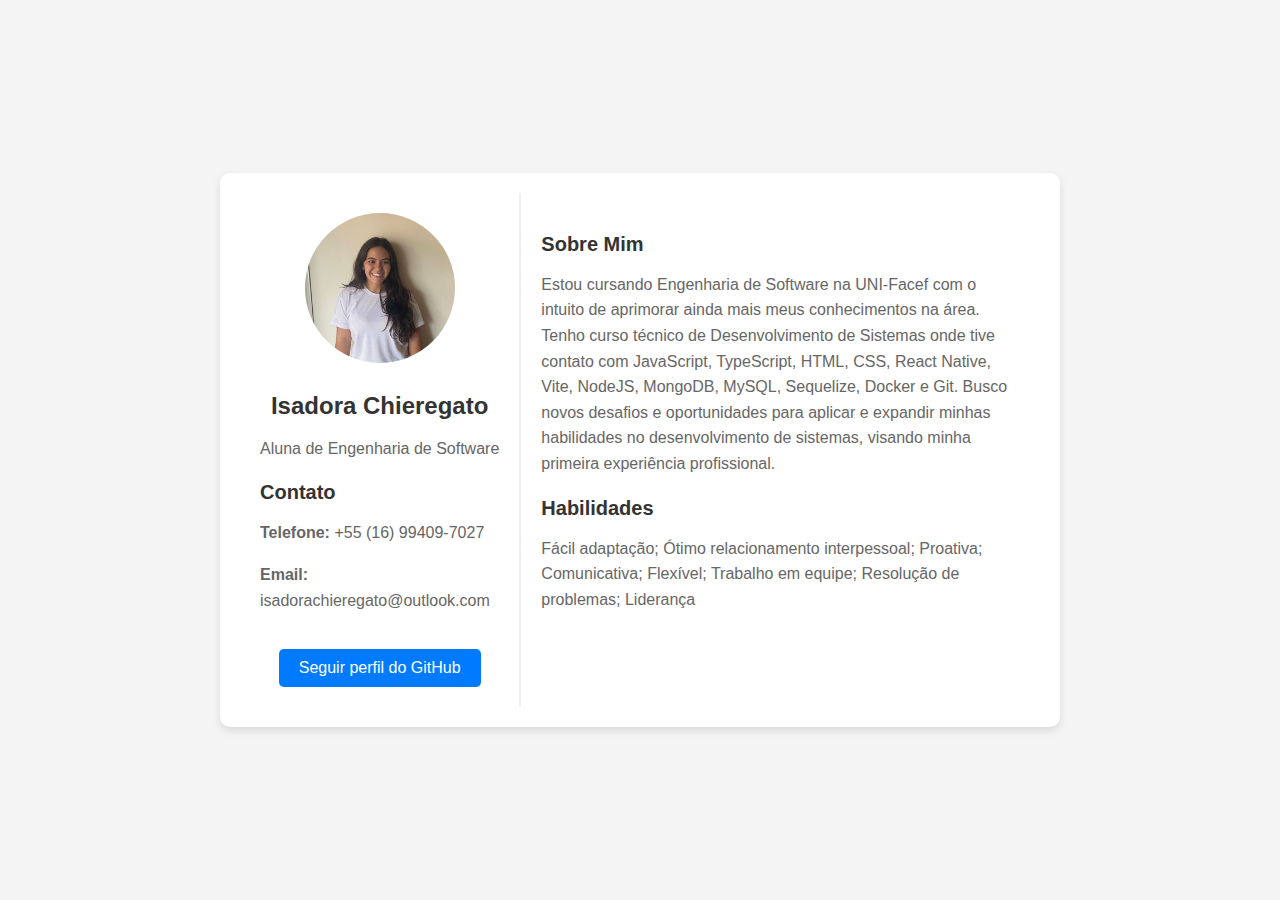
<file: aula1_html/index.html>
<!DOCTYPE html>
<html lang="pt-br">
<head>
    <meta charset="UTF-8">
    <meta name="viewport" content="width=device-width, initial-scale=1.0">
    <script src="scripts.js"></script>
    <link rel="stylesheet" href="style.css">
    <title>Profile Card</title>
</head>
<body>
    <div class="main-container">
        <!-- Container da foto, nome e contato -->
        <div class="left-container">
            <img src="./Isadora.jpg" class="profile-img" alt="Foto de Isadora Chieregato"/>
            <h2>Isadora Chieregato</h2>
            <p>Aluna de Engenharia de Software</p>
            
            <div class="contact-section">
                <h3>Contato</h3>
                <p><strong>Telefone:</strong> +55 (16) 99409-7027</p>
                <p><strong>Email:</strong> isadorachieregato@outlook.com</p>
            </div>

            <button onclick="showMessage()">Seguir perfil do GitHub</button>
        </div>

        <!-- Container das informações detalhadas -->
        <div class="right-container">
            <div class="info-section">
                <h3>Sobre Mim</h3>
                <p>
                    Estou cursando Engenharia de Software na UNI-Facef com o intuito de aprimorar ainda mais meus conhecimentos na área.
                    Tenho curso técnico de Desenvolvimento de Sistemas onde tive contato com JavaScript, TypeScript, HTML, CSS, React Native, Vite, NodeJS, MongoDB, MySQL, Sequelize, Docker e Git.
                    Busco novos desafios e oportunidades para aplicar e expandir minhas habilidades no desenvolvimento de sistemas, visando minha primeira experiência profissional.
                </p>
                <h3>Habilidades </h3>
                <p>
                    Fácil adaptação;
                    Ótimo relacionamento interpessoal;
                    Proativa;
                    Comunicativa;
                    Flexível;
                    Trabalho em equipe;
                    Resolução de problemas;
                    Liderança
            </div>
        </div>
    </div>
</body>
</html>
</file>
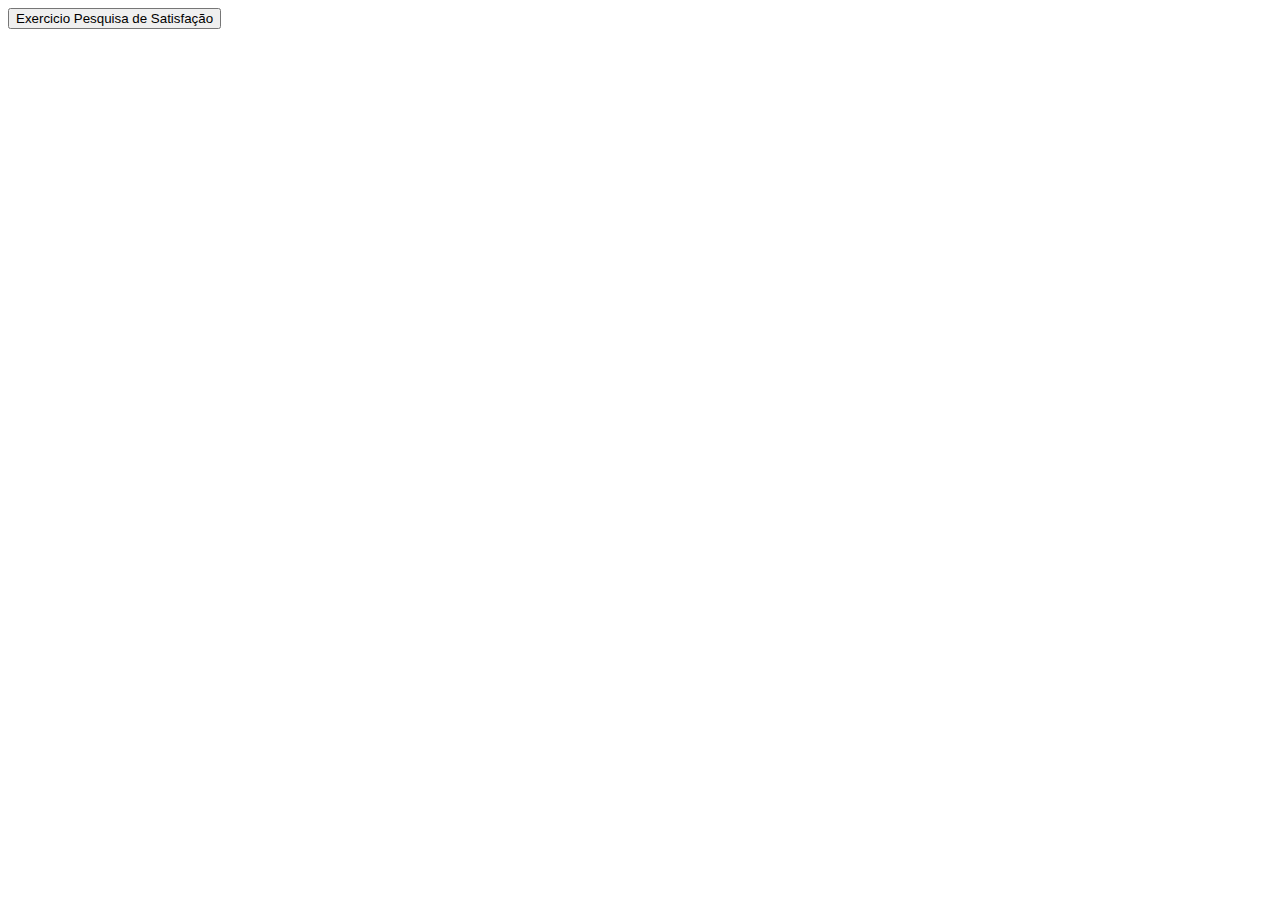
<file: estrut_repet/index.html>
<!DOCTYPE html>
<html lang="en">
    <head>
        <meta charset="UTF-8">
        <meta name="viewport" content="width=device-width, initial-scale=1.0">
        <title>Caminho para exercicios </title>
        <script src="pesquisaSatisfacao.js"> </script>
    </head>
    <body>
        <div>
            <button type="button" onClick="pesquisaSatisfação()"> 
                Exercicio Pesquisa de Satisfação 
            </button>
        </div>
    </body>
</html>
</file>
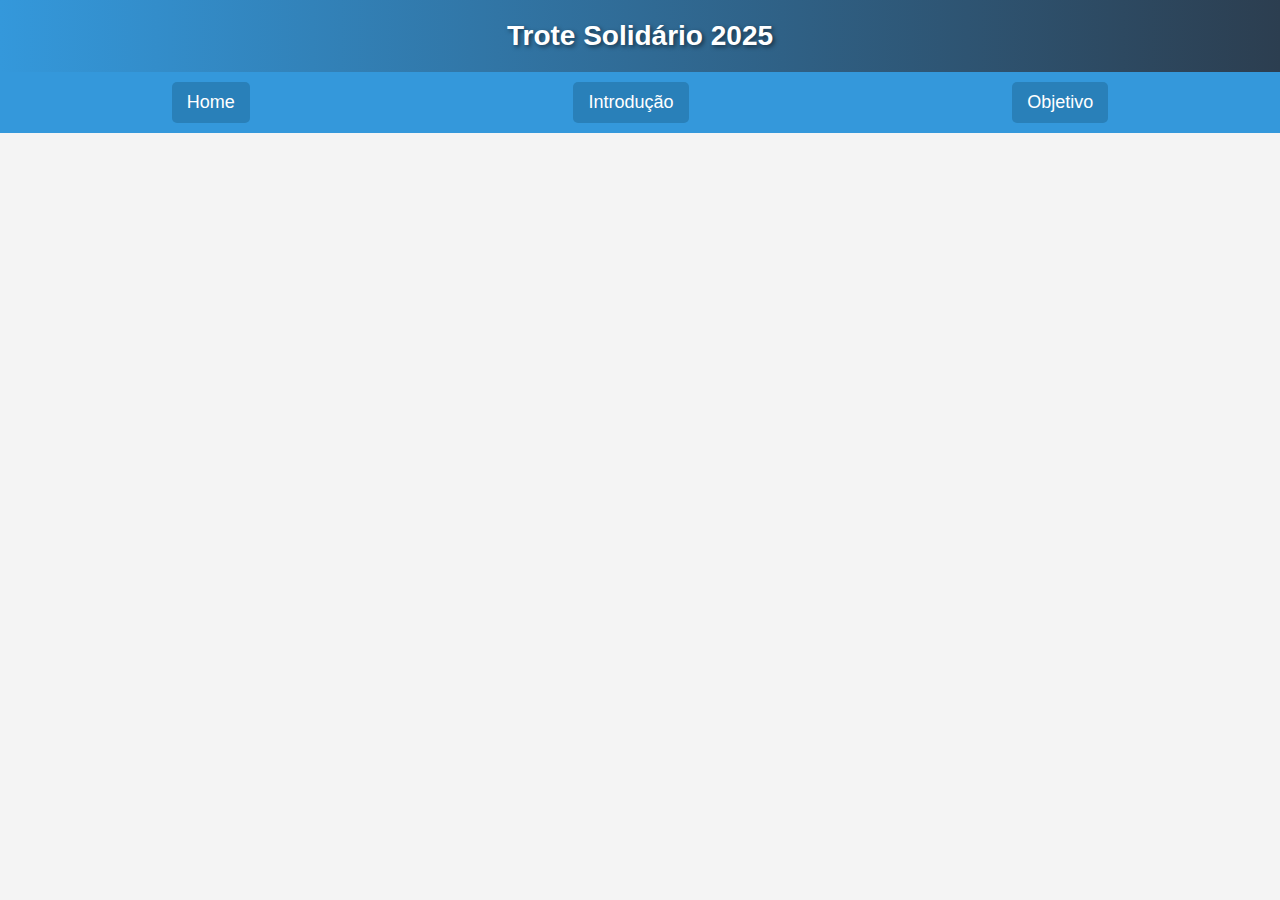
<file: trotesolidario/index.html>
<!DOCTYPE html>
<html lang="pt-br">
    <head>
        <meta charset="UTF-8">
        <meta name="viewport" content="width=device-width, initial-scale=1.0">
        <title>Trote Solidário Uni-FACEF</title>
        <link rel="stylesheet" href="styles.css"/>  
    </head>
<body>
    <header>
        Trote Solidário 2025
    </header>
    <nav>
        <div id="links-menu">
            <a href="">Home</a>
            <a href="">Introdução</a>
            <a href="">Objetivo</a>

        </div>
    </nav>
</body>
</html>
</file>
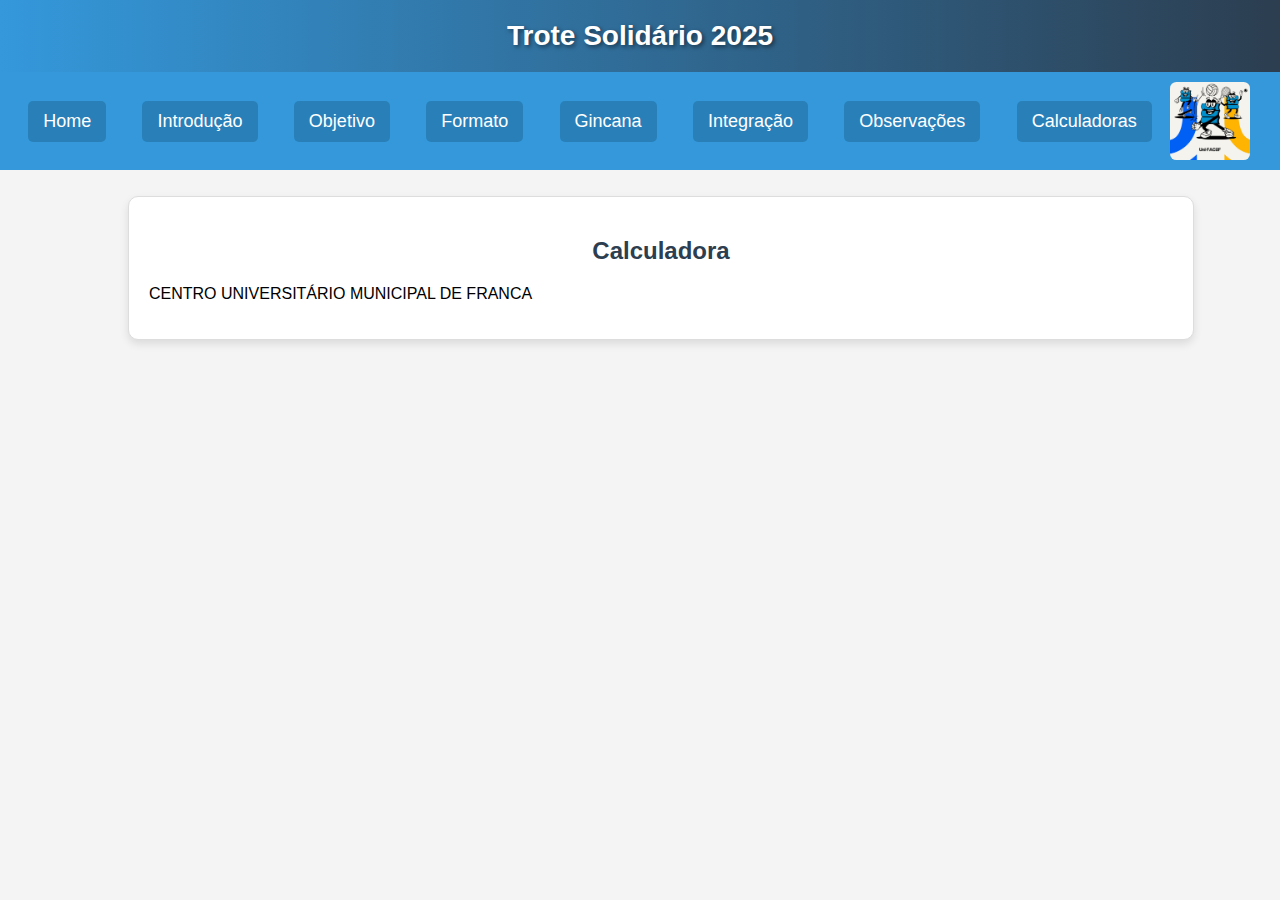
<file: trotesolidario/calculadora.html>
<!DOCTYPE html>
<html lang="pt-br">
    <head>
        <meta charset="UTF-8">
        <meta name="viewport" content="width=device-width, initial-scale=1.0">
        <title>Trote Solidário Uni-FACEF</title>
        <link rel="stylesheet" href="styles.css"/>  
    </head>
<body>
    <header>
        Trote Solidário 2025
    </header>
    <nav>
        <div id="links-menu">
            <a href="index.html">Home</a>
            <a href="intro.html">Introdução</a>
            <a href="objetivo.html">Objetivo</a>
            <a href="formato.html">Formato</a>
            <a href="gincana.html">Gincana</a>
            <a href="integracao.html">Integração</a>
            <a href="observacao.html">Observações</a>
            <a href="calculadora.html">Calculadoras</a>
        </div>
        <img src="trote.jpg" alt="Trote Solidário"/>
    </nav>
    <!--class podemos reutilizar o estilo,id nao-->
    <div class="container">
        <h2>Calculadora</h2>
        <p>CENTRO UNIVERSITÁRIO MUNICIPAL DE FRANCA</p>
    </div>
</body>
</html>
</file>
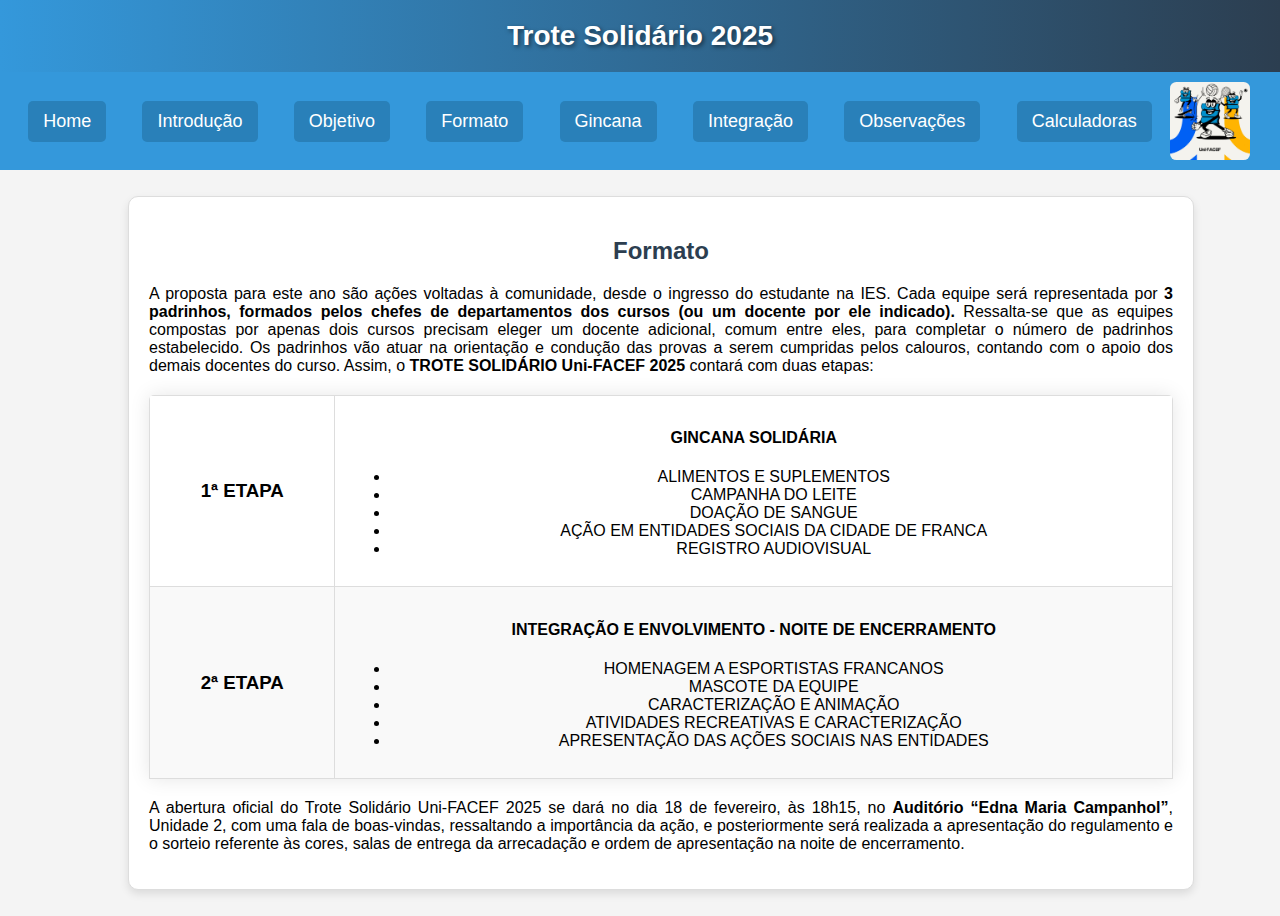
<file: trotesolidario/formato.html>
<!DOCTYPE html>
<html lang="pt-br">
    <head>
        <meta charset="UTF-8">
        <meta name="viewport" content="width=device-width, initial-scale=1.0">
        <title>Trote Solidário Uni-FACEF</title>
        <link rel="stylesheet" href="styles.css"/>  
    </head>
<body>
    <header>
        Trote Solidário 2025
    </header>
    <nav>
        <div id="links-menu">
            <a href="index.html">Home</a>
            <a href="intro.html">Introdução</a>
            <a href="objetivo.html">Objetivo</a>
            <a href="formato.html">Formato</a>
            <a href="gincana.html">Gincana</a>
            <a href="integracao.html">Integração</a>
            <a href="observacao.html">Observações</a>
            <a href="calculadora.html">Calculadoras</a>
        </div>
        <img src="trote.jpg" alt="Trote Solidário"/>
    </nav>
    <!--class podemos reutilizar o estilo,id nao-->
    <div class="container">
        <h2>Formato</h2>
        <p>A proposta para este ano são ações voltadas à comunidade, desde o ingresso
            do estudante na IES. Cada equipe será representada por <b>3 padrinhos, formados
            pelos chefes de departamentos dos cursos (ou um docente por ele indicado).</b>
            Ressalta-se que as equipes compostas por apenas dois cursos precisam eleger um
            docente adicional, comum entre eles, para completar o número de padrinhos
            estabelecido. Os padrinhos vão atuar na orientação e condução das provas a serem
            cumpridas pelos calouros, contando com o apoio dos demais docentes do curso.
            Assim, o <b>TROTE SOLIDÁRIO Uni-FACEF 2025 </b> contará com duas etapas:            
        <table class="table">
            <tr>
                <td><h3>1ª ETAPA</h3></td>
                <td><h4>GINCANA SOLIDÁRIA</h4>
                    <ul>
                        <li> ALIMENTOS E SUPLEMENTOS</li> 
                        <li> CAMPANHA DO LEITE</li> 
                        <li> DOAÇÃO DE SANGUE</li> 
                        <li> AÇÃO EM ENTIDADES SOCIAIS DA CIDADE DE FRANCA</li> 
                        <li> REGISTRO AUDIOVISUAL</li>  
                    </ul>
                </td>
            </tr>
            <tr>
                <td><h3>2ª ETAPA</h3></td>
                <td><h4>INTEGRAÇÃO E ENVOLVIMENTO - NOITE DE ENCERRAMENTO</h4>
                    <ul>
                    <li> HOMENAGEM A ESPORTISTAS FRANCANOS</li>
                    <li>  MASCOTE DA EQUIPE</li>
                    <li>  CARACTERIZAÇÃO E ANIMAÇÃO</li>
                    <li>  ATIVIDADES RECREATIVAS E CARACTERIZAÇÃO</li>
                    <li>  APRESENTAÇÃO DAS AÇÕES SOCIAIS NAS ENTIDADES</li>
                </ul>
                </td>
            </tr>
        </table>
        </p>
        <p>A abertura oficial do Trote Solidário Uni-FACEF 2025 se dará no dia 18 de
            fevereiro, às 18h15, no <b>Auditório “Edna Maria Campanhol”</b>, Unidade 2, com uma fala
            de boas-vindas, ressaltando a importância da ação, e posteriormente será realizada a
            apresentação do regulamento e o sorteio referente às cores, salas de entrega da
            arrecadação e ordem de apresentação na noite de encerramento.
        </p>
    </div>
</body>
</html>
</file>
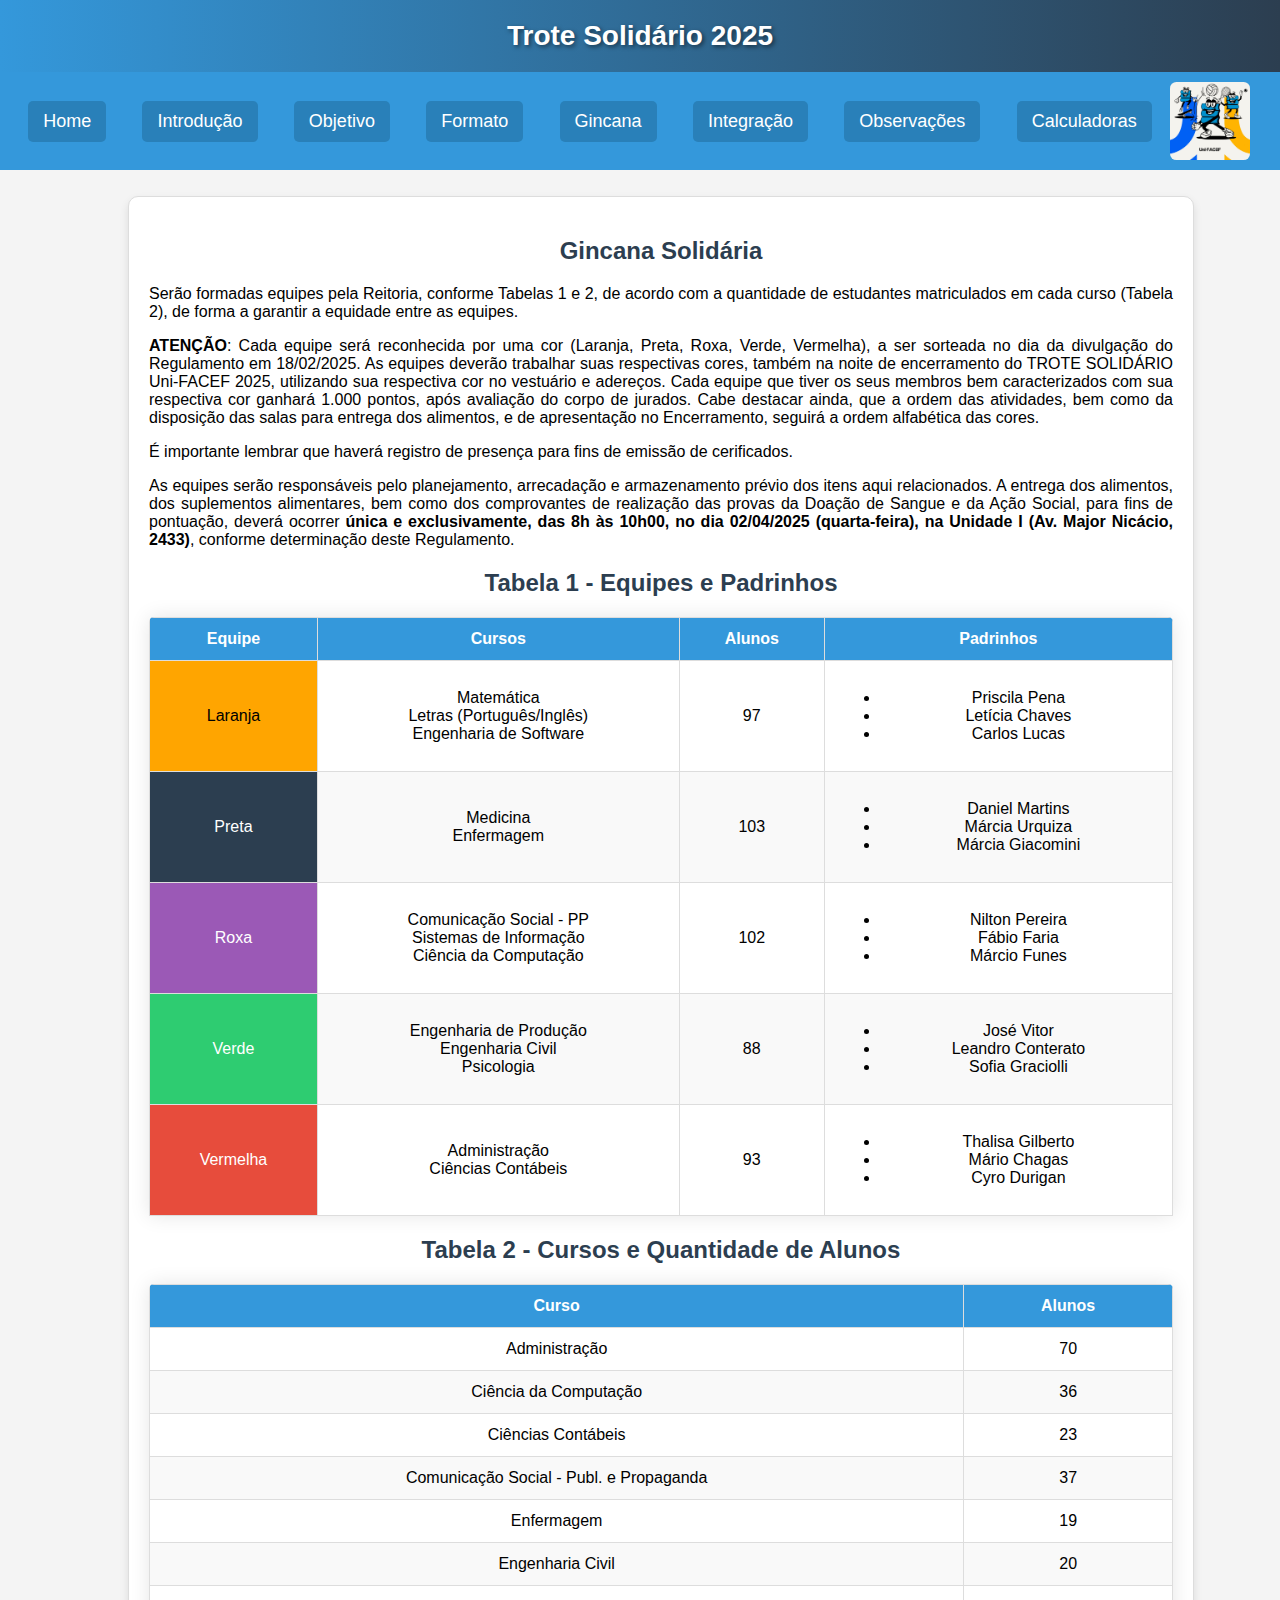
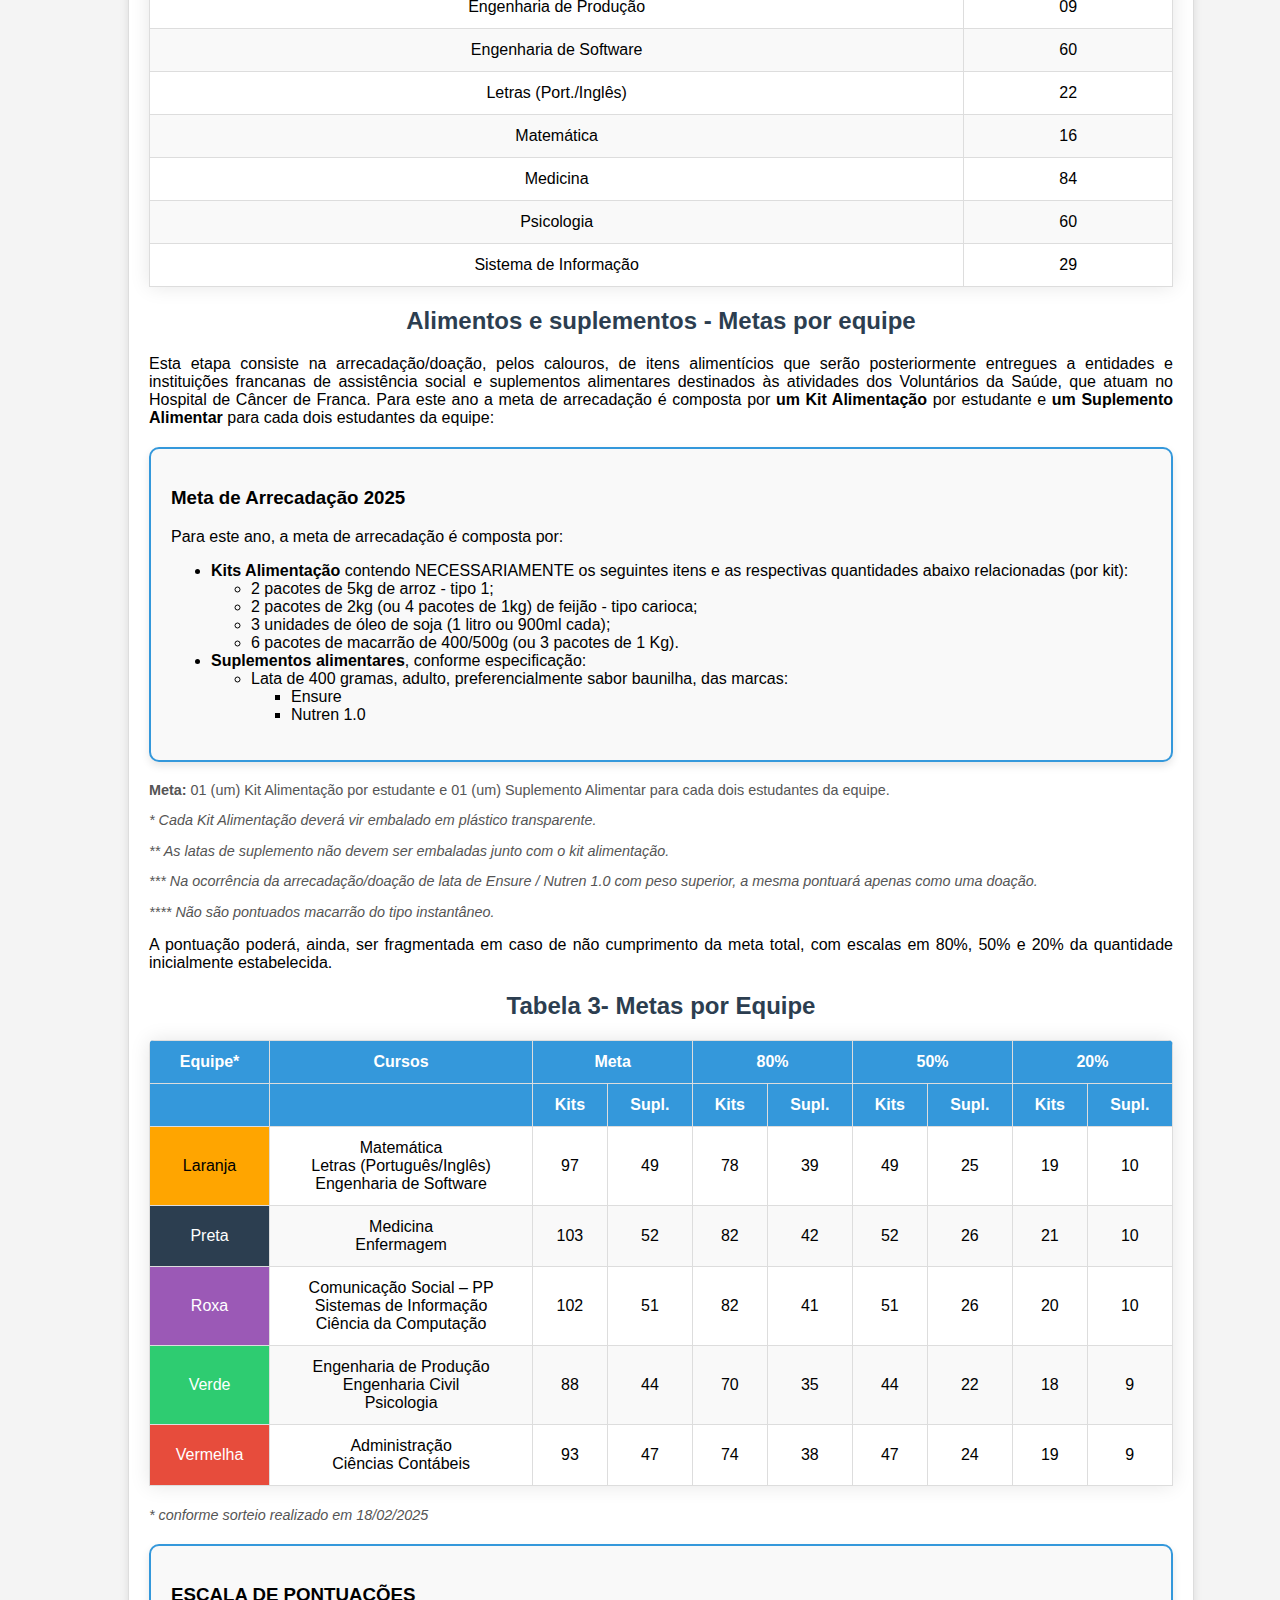
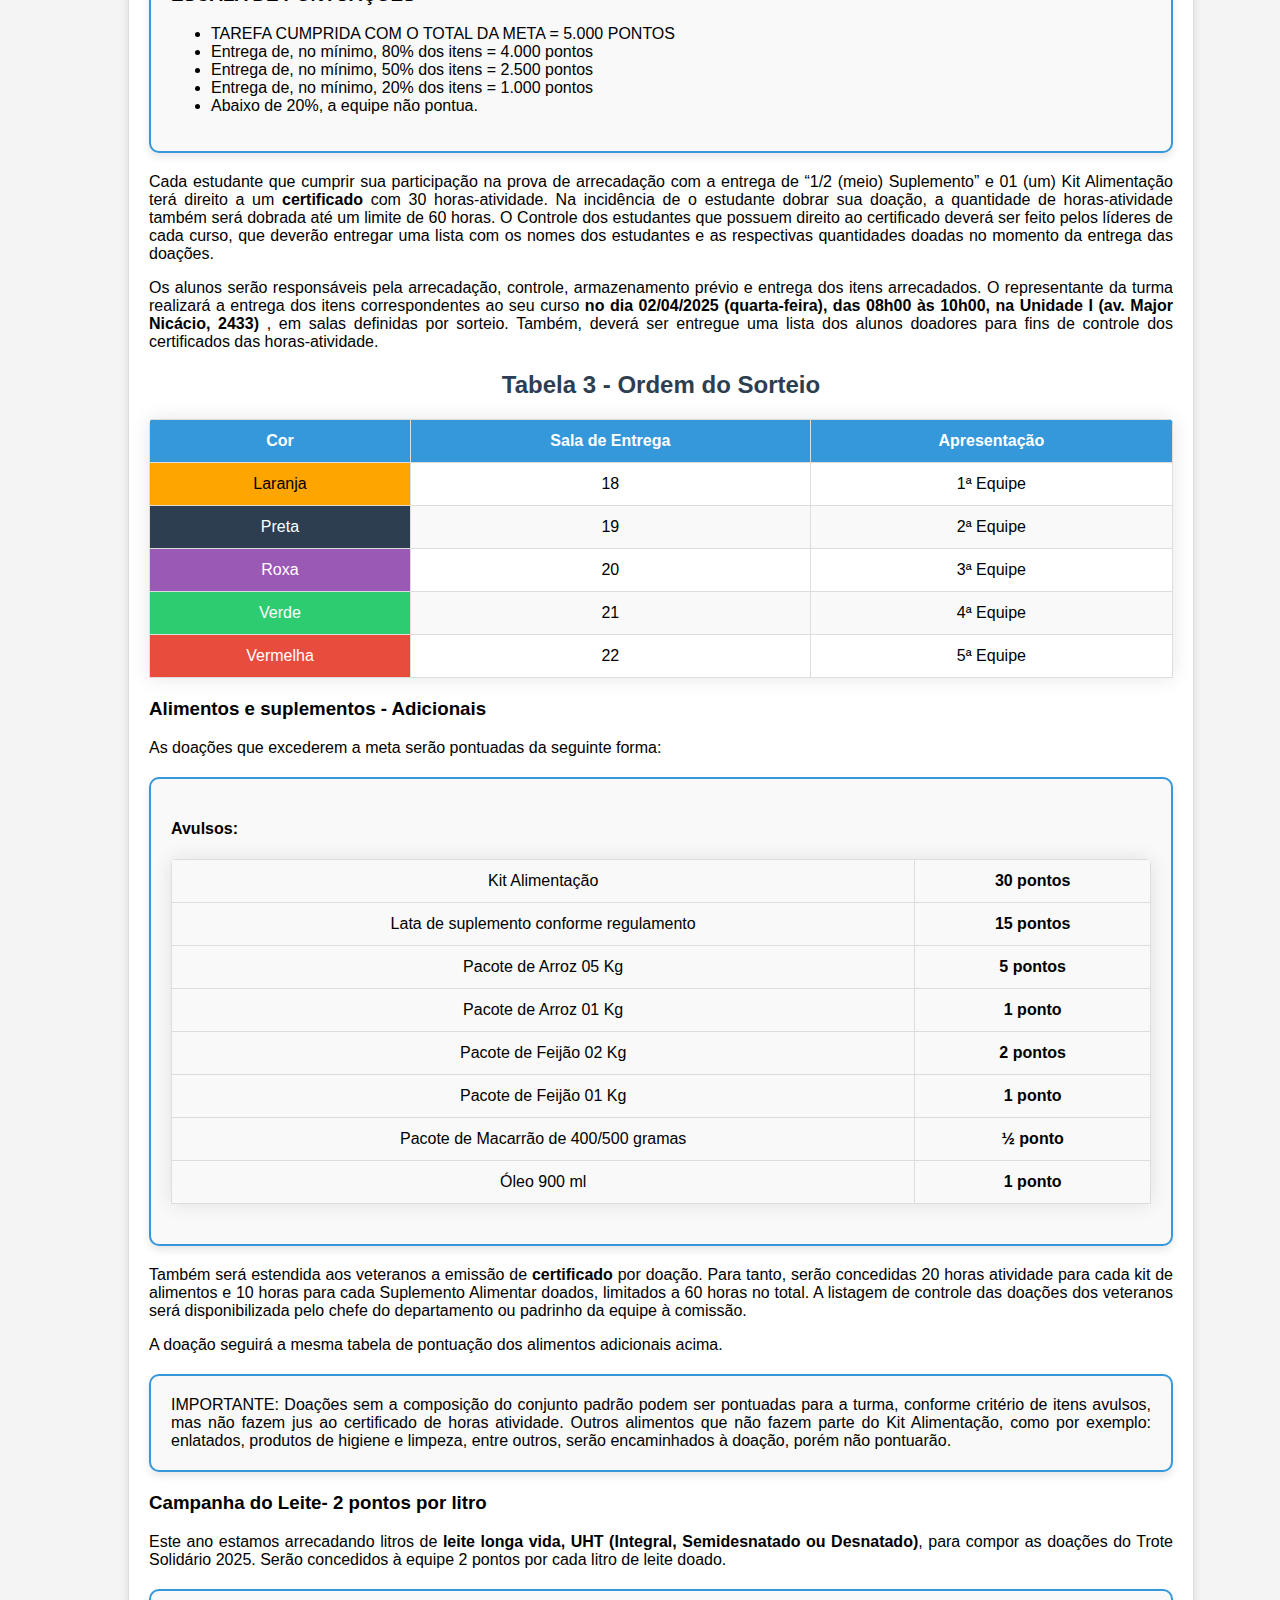
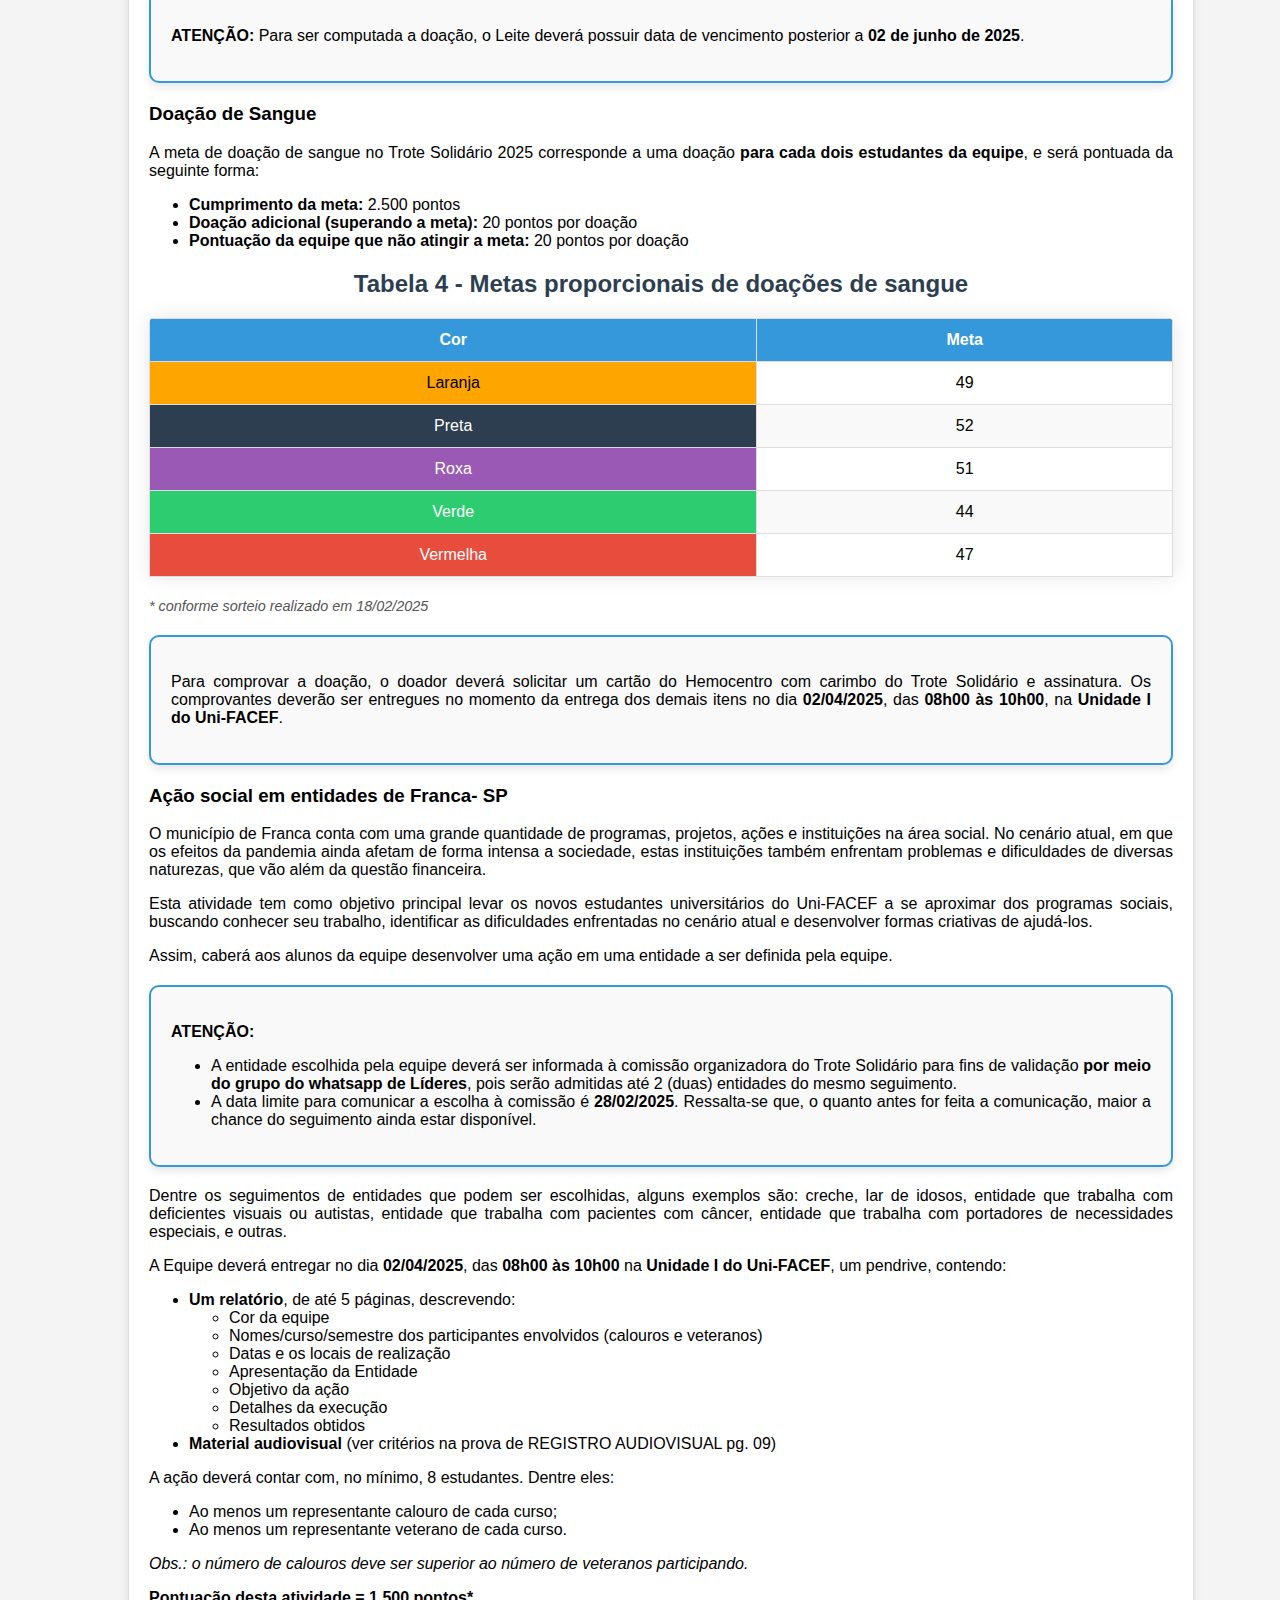
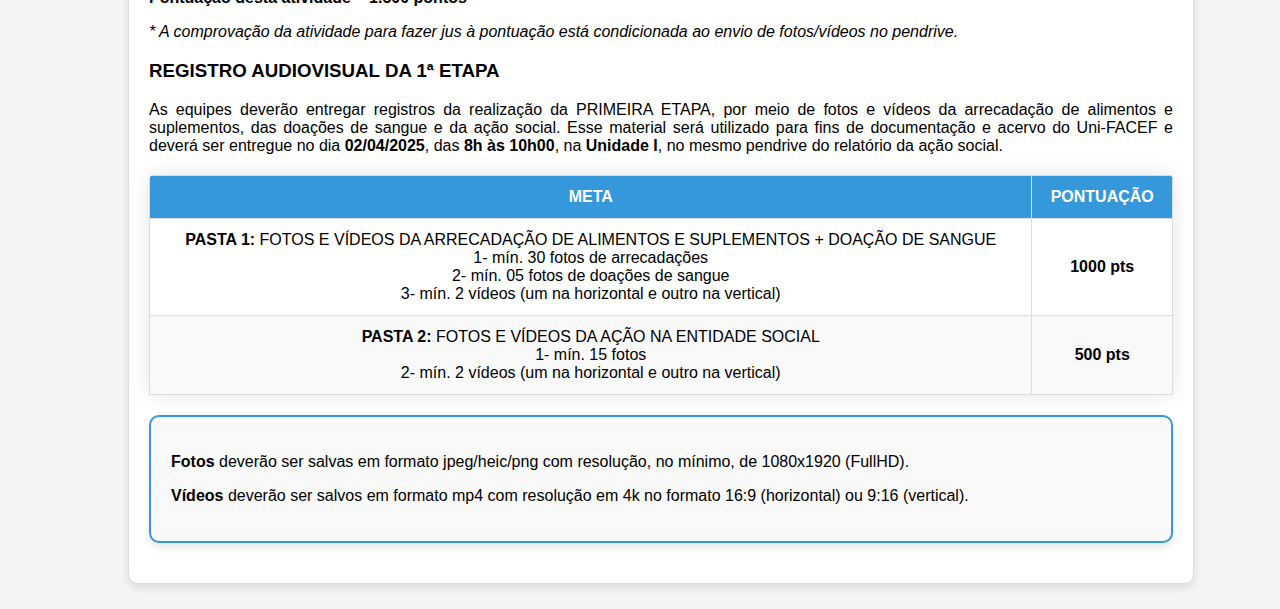
<file: trotesolidario/gincana.html>
<!DOCTYPE html>
<html lang="pt-br">
    <head>
        <meta charset="UTF-8">
        <meta name="viewport" content="width=device-width, initial-scale=1.0">
        <title>Trote Solidário Uni-FACEF</title>
        <link rel="stylesheet" href="styles.css"/>  
    </head>
<body>
    <header>
        Trote Solidário 2025
    </header>
    <nav>
        <div id="links-menu">
            <a href="index.html">Home</a>
            <a href="intro.html">Introdução</a>
            <a href="objetivo.html">Objetivo</a>
            <a href="formato.html">Formato</a>
            <a href="gincana.html">Gincana</a>
            <a href="integracao.html">Integração</a>
            <a href="observacao.html">Observações</a>
            <a href="calculadora.html">Calculadoras</a>
        </div>
        <img src="trote.jpg" alt="Trote Solidário"/>
    </nav>
    <!--class podemos reutilizar o estilo,id nao-->
    <div class="container">
        <h2>Gincana Solidária   </h2>
        <p>Serão formadas equipes pela Reitoria, conforme Tabelas 1 e 2, de acordo com a
            quantidade de estudantes matriculados em cada curso (Tabela 2), de forma a garantir a
            equidade entre as equipes.        
        </p>
        <p><b>ATENÇÃO</b>: Cada equipe será reconhecida por uma cor (Laranja, Preta, Roxa,
            Verde, Vermelha), a ser sorteada no dia da divulgação do Regulamento em
            18/02/2025. As equipes deverão trabalhar suas respectivas cores, também na noite de
            encerramento do TROTE SOLIDÁRIO Uni-FACEF 2025, utilizando sua respectiva cor
            no vestuário e adereços. Cada equipe que tiver os seus membros bem caracterizados
            com sua respectiva cor ganhará 1.000 pontos, após avaliação do corpo de jurados.
            Cabe destacar ainda, que a ordem das atividades, bem como da disposição das salas
            para entrega dos alimentos, e de apresentação no Encerramento, seguirá a ordem
            alfabética das cores.
            
        </p>
        <p>É importante lembrar que haverá registro de presença para fins de emissão de
            cerificados.
        </p>
        <p>As equipes serão responsáveis pelo planejamento, arrecadação e
            armazenamento prévio dos itens aqui relacionados. A entrega dos alimentos, dos
            suplementos alimentares, bem como dos comprovantes de realização das provas da
            Doação de Sangue e da Ação Social, para fins de pontuação, deverá ocorrer<b> única e
            exclusivamente, das 8h às 10h00, no dia 02/04/2025 (quarta-feira), na Unidade I
            (Av. Major Nicácio, 2433)</b>, conforme determinação deste Regulamento.
            
        </p>
        <h2>Tabela 1 - Equipes e Padrinhos </h2>

        <table class="table">
            <thead>
              <tr>
                <th>Equipe</th>
                <th>Cursos</th>
                <th>Alunos</th>
                <th>Padrinhos</th>
              </tr>
            </thead>
            <tbody>
              <tr>
                <td class="laranja">Laranja</td>
                <td>Matemática<br>Letras (Português/Inglês)<br>Engenharia de Software</td>
                <td>97</td>
                <td>
                  <ul><li>Priscila Pena</li> <li>Letícia Chaves</li> <li>Carlos Lucas</li></ul>
                </td>
              </tr>
              <tr>
                <td class="preta  ">Preta</td>
                <td>Medicina<br>Enfermagem</td>
                <td>103</td>
                <td> 
                  <ul><li>Daniel Martins</li> <li>Márcia Urquiza </li> <li>Márcia Giacomini</li></ul>
                </td>
              </tr>
              <tr>
                <td class="roxa">Roxa</td>
                <td>Comunicação Social - PP<br>Sistemas de Informação<br>Ciência da Computação</td>
                <td>102</td>
                <td> 
                  <ul><li>Nilton Pereira</li> <li>Fábio Faria</li> <li>Márcio Funes</li></ul>
                </td>
              </tr>
              <tr>
                <td class="verde">Verde</td>
                <td>Engenharia de Produção<br>Engenharia Civil<br>Psicologia</td>
                <td>88</td>
                <td> 
                  <ul><li>José Vitor</li> <li>Leandro Conterato</li> <li>Sofia Graciolli</li></ul>
                </td>
              </tr>
              <tr>
                <td class="vermelha">Vermelha</td>
                <td>Administração<br>Ciências Contábeis</td>
                <td>93</td>
                <td> 
                  <ul><li>Thalisa Gilberto</li> <li>Mário Chagas</li> <li>Cyro Durigan</li></ul>
                </td></tr>
            </tbody>
          </table>
         <h2>Tabela 2 - Cursos e Quantidade de Alunos</h2>
          <table class="table ">
            <thead>
              <tr>
                <th>Curso</th>
                <th>Alunos</th>
              </tr>
            </thead>
            <tbody>
              <tr>
                <td>Administração</td>
                <td>70</td>
              </tr>
              <tr>
                <td>Ciência da Computação</td>
                <td>36</td>
              </tr>
              <tr>
                <td>Ciências Contábeis</td>
                <td>23</td>
              </tr>
              <tr>
                <td>Comunicação Social - Publ. e Propaganda</td>
                <td>37</td>
              </tr>
              <tr>
                <td>Enfermagem</td>
                <td>19</td>
              </tr>
              <tr>
                <td>Engenharia Civil</td>
                <td>20</td>
              </tr>
              <tr>
                <td>Engenharia de Produção</td>
                <td>09</td>
              </tr>
              <tr>
                <td>Engenharia de Software</td>
                <td>60</td>
              </tr>
              <tr>
                <td>Letras (Port./Inglês)</td>
                <td>22</td>
              </tr>
              <tr>
                <td>Matemática</td>
                <td>16</td>
              </tr>
              <tr>
                <td>Medicina</td>
                <td>84</td>
              </tr>
              <tr>
                <td>Psicologia</td>
                <td>60</td>
              </tr>
              <tr>
                <td>Sistema de Informação</td>
                <td>29</td>
              </tr>
            </tbody>
          </table>
          <h2>Alimentos e suplementos - Metas por equipe</h2>
          <p>Esta etapa consiste na arrecadação/doação, pelos calouros, de itens 
            alimentícios que serão posteriormente entregues a entidades e instituições francanas 
            de assistência social e suplementos alimentares destinados às atividades dos 
            Voluntários da Saúde, que atuam no Hospital de Câncer de Franca. 
            Para este ano a meta de arrecadação é composta por <b>um Kit Alimentação</b> por 
            estudante e <b>um Suplemento Alimentar</b> para cada dois estudantes da equipe:</p>

            <div class="infobox">
              <h3>Meta de Arrecadação 2025</h3>
              <p>Para este ano, a meta de arrecadação é composta por:</p>
              <ul>
                  <li><b>Kits Alimentação</b> contendo NECESSARIAMENTE os seguintes itens e as respectivas quantidades abaixo relacionadas (por kit):
                      <ul>
                          <li>2 pacotes de 5kg de arroz - tipo 1;</li>
                          <li>2 pacotes de 2kg (ou 4 pacotes de 1kg) de feijão - tipo carioca;</li>
                          <li>3 unidades de óleo de soja (1 litro ou 900ml cada);</li>
                          <li>6 pacotes de macarrão de 400/500g (ou 3 pacotes de 1 Kg).</li>
                      </ul>
                  </li>
                  <li><b>Suplementos alimentares</b>, conforme especificação:
                      <ul>
                          <li>Lata de 400 gramas, adulto, preferencialmente sabor baunilha, das marcas:
                              <ul>
                                  <li>Ensure</li>
                                  <li>Nutren 1.0</li>
                              </ul>
                          </li>
                      </ul>
                  </li>
              </ul>
            </div>
            <div class="legenda">
              <p><b>Meta:</b> 01 (um) Kit Alimentação por estudante e 01 (um) Suplemento Alimentar para cada dois estudantes da equipe.</p>
              <p><em>* Cada Kit Alimentação deverá vir embalado em plástico transparente.</em></p>
              <p><em>** As latas de suplemento não devem ser embaladas junto com o kit alimentação.</em></p>
              <p><em>*** Na ocorrência da arrecadação/doação de lata de Ensure / Nutren 1.0 com peso superior, a mesma pontuará apenas como uma doação.</em></p>
              <p><em>**** Não são pontuados macarrão do tipo instantâneo.</em></p>
            </div>
        <p>A pontuação poderá, ainda, ser fragmentada em caso de não cumprimento da 
          meta total, com escalas em 80%, 50% e 20% da quantidade inicialmente estabelecida. </p>
        <h2>Tabela 3- Metas por Equipe</h2>
        <table class="table">
          <thead>
            <tr>
                <th>Equipe*</th>
                <th>Cursos</th>
                <th colspan="2">Meta</th>
                <th colspan="2">80%</th>
                <th colspan="2">50%</th>
                <th colspan="2">20%</th>
            </tr>
            <tr>
                <th></th>
                <th></th>
                <th>Kits</th>
                <th>Supl.</th>
                <th>Kits</th>
                <th>Supl.</th>
                <th>Kits</th>
                <th>Supl.</th>
                <th>Kits</th>
                <th>Supl.</th>
            </tr>
        </thead>
        <tbody>
            <tr>
                <td class="laranja">Laranja</td>
                <td>Matemática<br>Letras (Português/Inglês)<br>Engenharia de Software</td>
                <td>97</td>
                <td>49</td>
                <td>78</td>
                <td>39</td>
                <td>49</td>
                <td>25</td>
                <td>19</td>
                <td>10</td>
            </tr>
            <tr>
                <td class="preta">Preta</td>
                <td>Medicina<br>Enfermagem</td>
                <td>103</td>
                <td>52</td>
                <td>82</td>
                <td>42</td>
                <td>52</td>
                <td>26</td>
                <td>21</td>
                <td>10</td>
            </tr>
            <tr>
                <td class="roxa">Roxa</td>
                <td>Comunicação Social – PP<br>Sistemas de Informação<br>Ciência da Computação</td>
                <td>102</td>
                <td>51</td>
                <td>82</td>
                <td>41</td>
                <td>51</td>
                <td>26</td>
                <td>20</td>
                <td>10</td>
            </tr>
            <tr>
                <td class="verde">Verde</td>
                <td>Engenharia de Produção<br>Engenharia Civil<br>Psicologia</td>
                <td>88</td>
                <td>44</td>
                <td>70</td>
                <td>35</td>
                <td>44</td>
                <td>22</td>
                <td>18</td>
                <td>9</td>
            </tr>
            <tr>
                <td class="vermelha">Vermelha</td>
                <td>Administração<br>Ciências Contábeis</td>
                <td>93</td>
                <td>47</td>
                <td>74</td>
                <td>38</td>
                <td>47</td>
                <td>24</td>
                <td>19</td>
                <td>9</td>
            </tr>
        </tbody>
    </table>

    <p><em class="legenda">* conforme sorteio realizado em 18/02/2025</em></p>
          <div class="infobox">
            <h3>ESCALA DE PONTUAÇÕES</h3>
            <ul>
                <li>TAREFA CUMPRIDA COM O TOTAL DA META = 5.000 PONTOS</li>
                <li>Entrega de, no mínimo, 80% dos itens = 4.000 pontos</li>
                <li>Entrega de, no mínimo, 50% dos itens = 2.500 pontos</li>
                <li>Entrega de, no mínimo, 20% dos itens = 1.000 pontos</li>
                <li>Abaixo de 20%, a equipe não pontua.</li>
            </ul>
          </div><!--infobox-->
      <p>Cada estudante que cumprir sua participação na prova de arrecadação com a 
        entrega de “1/2 (meio) Suplemento” e 01 (um) Kit Alimentação terá direito a um 
        <b>certificado </b>com 30 horas-atividade. Na incidência de o estudante dobrar sua doação, a 
        quantidade de horas-atividade também será dobrada até um limite de 60 horas. O 
        Controle dos estudantes que possuem direito ao certificado deverá ser feito pelos 
        líderes de cada curso, que deverão entregar uma lista com os nomes dos estudantes e 
        as respectivas quantidades doadas no momento da entrega das doações.</p>
      <p>Os alunos serão responsáveis pela arrecadação, controle, armazenamento 
        prévio e entrega dos itens arrecadados.  O representante da turma realizará a entrega 
        dos itens correspondentes ao seu curso <b>no dia 02/04/2025 (quarta-feira), das 08h00 
        às 10h00, na Unidade I (av. Major Nicácio, 2433) </b>, em salas definidas por sorteio. 
        Também, deverá ser entregue uma lista dos alunos doadores para fins de controle dos 
        certificados das horas-atividade.</p>

        <h2>Tabela 3 - Ordem do Sorteio</h2>
          <table class="table">
              <thead>
                  <tr>
                      <th>Cor</th>
                      <th>Sala de Entrega</th>
                      <th>Apresentação</th>
                  </tr>
              </thead>
              <tbody>
                  <tr>
                      <td class="laranja">Laranja</td>
                      <td>18</td>
                      <td>1ª Equipe</td>
                  </tr>
                  <tr>
                      <td class="preta">Preta</td>
                      <td>19</td>
                      <td>2ª Equipe</td>
                  </tr>
                  <tr>
                      <td class="roxa">Roxa</td>
                      <td>20</td>
                      <td>3ª Equipe</td>
                  </tr>
                  <tr>
                      <td class="verde">Verde</td>
                      <td>21</td>
                      <td>4ª Equipe</td>
                  </tr>
                  <tr>
                      <td class="vermelha">Vermelha</td>
                      <td>22</td>
                      <td>5ª Equipe</td>
                  </tr>
              </tbody>
          </table>

          <h3>Alimentos e suplementos - Adicionais </h3>
          <p>As doações que excederem a meta serão pontuadas da seguinte forma:</p>

          <div class="infobox">
            <h4>Avulsos:</h4>
            <table class="table">
                <tbody>
                    <tr>
                        <td>Kit Alimentação</td>
                        <td><b>30 pontos</b></td>
                    </tr>
                    <tr>
                        <td>Lata de suplemento conforme regulamento</td>
                        <td><b>15 pontos</b></td>
                    </tr>
                    <tr>
                        <td>Pacote de Arroz 05 Kg</td>
                        <td><b>5 pontos</b></td>
                    </tr>
                    <tr>
                        <td>Pacote de Arroz 01 Kg</td>
                        <td><b>1 ponto</b></td>
                    </tr>
                    <tr>
                        <td>Pacote de Feijão 02 Kg</td>
                        <td><b>2 pontos</b></td>
                    </tr>
                    <tr>
                        <td>Pacote de Feijão 01 Kg</td>
                        <td><b>1 ponto</b></td>
                    </tr>
                    <tr>
                        <td>Pacote de Macarrão de 400/500 gramas</td>
                        <td><b>½ ponto</b></td>
                    </tr>
                    <tr>
                        <td>Óleo 900 ml</td>
                        <td><b>1 ponto</b></td>
                    </tr>
                </tbody>
            </table>
            </div><!--infobox-->
            <p> Também será estendida aos veteranos a emissão de <b>certificado</b> por doação. 
              Para tanto, serão concedidas 20 horas atividade para cada kit de alimentos e 10 horas 
              para cada Suplemento Alimentar doados, limitados a 60 horas no total. A listagem de 
              controle das doações dos veteranos será disponibilizada pelo chefe do departamento 
              ou padrinho da equipe à comissão. </p>
            <p>A doação seguirá a mesma tabela de pontuação dos alimentos adicionais acima. </p>
            <div class="infobox">
              IMPORTANTE:  
              Doações sem a composição do conjunto padrão podem ser pontuadas 
              para a turma, conforme critério de itens avulsos, mas não fazem jus ao 
              certificado de horas atividade. 
              Outros alimentos que não fazem parte do Kit Alimentação, como por 
              exemplo: enlatados, produtos de higiene e limpeza, entre outros, serão 
              encaminhados à doação, porém não pontuarão. 
            </div>
            <h3>Campanha do Leite- 2 pontos por litro</h3>
            <p>Este ano estamos arrecadando litros de <b>leite longa vida, UHT (Integral, Semidesnatado ou Desnatado)</b>, para compor as doações do Trote Solidário 2025. Serão concedidos à equipe 2 pontos por cada litro de leite doado.</p>
            <div class="infobox">
                <p><b>ATENÇÃO:</b> Para ser computada a doação, o Leite deverá possuir data de vencimento posterior a <b>02 de junho de 2025</b>.</p>
            </div>

            <h3>Doação de Sangue</h3>
            <p>A meta de doação de sangue no Trote Solidário 2025 corresponde a uma doação <b>para cada dois estudantes da equipe</b>, e será pontuada da seguinte forma:</p>
            <ul>
                <li><b>Cumprimento da meta:</b> 2.500 pontos</li>
                <li><b>Doação adicional (superando a meta):</b> 20 pontos por doação</li>
                <li><b>Pontuação da equipe que não atingir a meta:</b> 20 pontos por doação</li>
            </ul>

            <h2>Tabela 4 - Metas proporcionais de doações de sangue</h2>
            <table class="table">
                <thead>
                    <tr>
                        <th>Cor</th>
                        <th>Meta</th>
                    </tr>
                </thead>
                <tbody>
                    <tr>
                        <td class="laranja">Laranja</td>
                        <td>49</td>
                    </tr>
                    <tr>
                        <td class="preta">Preta</td>
                        <td>52</td>
                    </tr>
                    <tr>
                        <td class="roxa">Roxa</td>
                        <td>51</td>
                    </tr>
                    <tr>
                        <td class="verde">Verde</td>
                        <td>44</td>
                    </tr>
                    <tr>
                        <td class="vermelha">Vermelha</td>
                        <td>47</td>
                    </tr>
                </tbody>
            </table>
            <p><em class="legenda">* conforme sorteio realizado em 18/02/2025</em></p>

            <div class="infobox">
                <p>Para comprovar a doação, o doador deverá solicitar um cartão do Hemocentro com carimbo do Trote Solidário e assinatura.
                  Os comprovantes deverão ser entregues no momento da entrega dos demais itens no dia <b>02/04/2025</b>, das <b>08h00 às 10h00</b>,
                    na <b>Unidade I do Uni-FACEF</b>.</p>
            </div>
            <h3>Ação social em entidades de Franca- SP</h3>
                <p>O município de Franca conta com uma grande quantidade de programas, projetos, ações e instituições na área social. No cenário atual, em que os efeitos da pandemia ainda afetam de forma intensa a sociedade, estas instituições também enfrentam problemas e dificuldades de diversas naturezas, que vão além da questão financeira.</p>

                <p>Esta atividade tem como objetivo principal levar os novos estudantes universitários do Uni-FACEF a se aproximar dos programas sociais, buscando conhecer seu trabalho, identificar as dificuldades enfrentadas no cenário atual e desenvolver formas criativas de ajudá-los.</p>
                <p>Assim, caberá aos alunos da equipe desenvolver uma ação em uma entidade a ser definida pela equipe.</p>

                <div class="infobox">
                    <p><b>ATENÇÃO:</b></p>
                    <ul>
                        <li>A entidade escolhida pela equipe deverá ser informada à comissão organizadora do Trote Solidário para fins de validação <b>por meio do grupo do whatsapp de Líderes</b>, pois serão admitidas até 2 (duas) entidades do mesmo seguimento.</li>
                        <li>A data limite para comunicar a escolha à comissão é <b>28/02/2025</b>. Ressalta-se que, o quanto antes for feita a comunicação, maior a chance do seguimento ainda estar disponível.</li>
                    </ul>
                </div>

                <p>Dentre os seguimentos de entidades que podem ser escolhidas, alguns exemplos são: creche, lar de idosos, entidade que trabalha com deficientes visuais ou autistas, entidade que trabalha com pacientes com câncer, entidade que trabalha com portadores de necessidades especiais, e outras.</p>
                <p>A Equipe deverá entregar no dia <b>02/04/2025</b>, das <b>08h00 às 10h00</b> na <b>Unidade I do Uni-FACEF</b>, um pendrive, contendo:</p>
                <ul>
                    <li><b>Um relatório</b>, de até 5 páginas, descrevendo:
                        <ul>
                            <li>Cor da equipe</li>
                            <li>Nomes/curso/semestre dos participantes envolvidos (calouros e veteranos)</li>
                            <li>Datas e os locais de realização</li>
                            <li>Apresentação da Entidade</li>
                            <li>Objetivo da ação</li>
                            <li>Detalhes da execução</li>
                            <li>Resultados obtidos</li>
                        </ul>
                    </li>
                    <li><b>Material audiovisual</b> (ver critérios na prova de REGISTRO AUDIOVISUAL pg. 09)</li>
                </ul>

                <p>A ação deverá contar com, no mínimo, 8 estudantes. Dentre eles:</p>
                <ul>
                    <li>Ao menos um representante calouro de cada curso;</li>
                    <li>Ao menos um representante veterano de cada curso.</li>
                </ul>
                <p><em>Obs.: o número de calouros deve ser superior ao número de veteranos participando.</em></p>

                <p><b>Pontuação desta atividade = 1.500 pontos*</b></p>
                <p><em>* A comprovação da atividade para fazer jus à pontuação está condicionada ao envio de fotos/vídeos no pendrive.</em></p>

                <h3>REGISTRO AUDIOVISUAL DA 1ª ETAPA</h3>
                <p>As equipes deverão entregar registros da realização da PRIMEIRA ETAPA, por meio de fotos e vídeos da arrecadação de alimentos e suplementos, das doações de sangue e da ação social. Esse material será utilizado para fins de documentação e acervo do Uni-FACEF e deverá ser entregue no dia <b>02/04/2025</b>, das <b>8h às 10h00</b>, na <b>Unidade I</b>, no mesmo pendrive do relatório da ação social.</p>

                <table class="table">
                    <thead>
                        <tr>
                            <th>META</th>
                            <th>PONTUAÇÃO</th>
                        </tr>
                    </thead>
                    <tbody>
                        <tr>
                            <td>
                                <b>PASTA 1:</b> FOTOS E VÍDEOS DA ARRECADAÇÃO DE ALIMENTOS E SUPLEMENTOS + DOAÇÃO DE SANGUE<br>
                                1- mín. 30 fotos de arrecadações<br>
                                2- mín. 05 fotos de doações de sangue<br>
                                3- mín. 2 vídeos (um na horizontal e outro na vertical)
                            </td>
                            <td><b>1000 pts</b></td>
                        </tr>
                        <tr>
                            <td>
                                <b>PASTA 2:</b> FOTOS E VÍDEOS DA AÇÃO NA ENTIDADE SOCIAL<br>
                                1- mín. 15 fotos<br>
                                2- mín. 2 vídeos (um na horizontal e outro na vertical)
                            </td>
                            <td><b>500 pts</b></td>
                        </tr>
                    </tbody>
                </table>

                <div class="infobox">
                    <p><b>Fotos</b> deverão ser salvas em formato jpeg/heic/png com resolução, no mínimo, de 1080x1920 (FullHD).</p>
                    <p><b>Vídeos</b> deverão ser salvos em formato mp4 com resolução em 4k no formato 16:9 (horizontal) ou 9:16 (vertical).</p>
                </div>
    </div><!--container-->
</body>
</html>
</file>
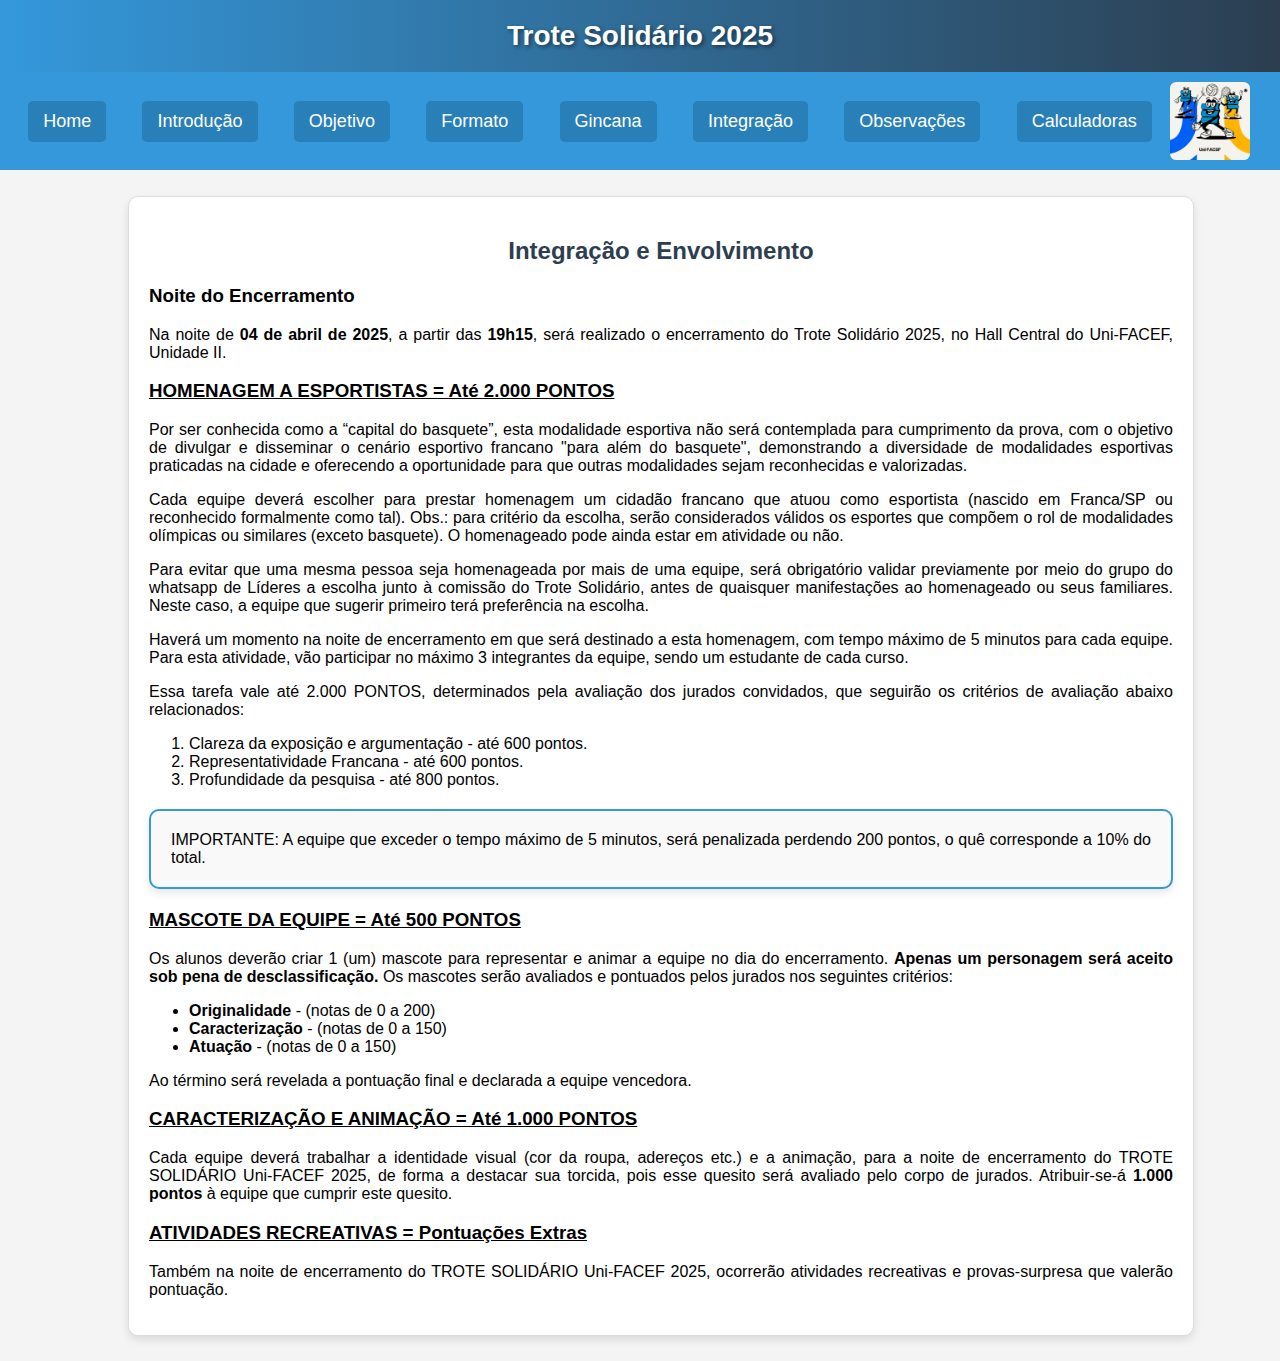
<file: trotesolidario/integracao.html>
<!DOCTYPE html>
<html lang="pt-br">
    <head>
        <meta charset="UTF-8">
        <meta name="viewport" content="width=device-width, initial-scale=1.0">
        <title>Trote Solidário Uni-FACEF</title>
        <link rel="stylesheet" href="styles.css"/>  
    </head>
<body>
    <header>
        Trote Solidário 2025
    </header>
    <nav>
        <div id="links-menu">
            <a href="index.html">Home</a>
            <a href="intro.html">Introdução</a>
            <a href="objetivo.html">Objetivo</a>
            <a href="formato.html">Formato</a>
            <a href="gincana.html">Gincana</a>
            <a href="integracao.html">Integração</a>
            <a href="observacao.html">Observações</a>
            <a href="calculadora.html">Calculadoras</a>
        </div>
        <img src="trote.jpg" alt="Trote Solidário"/>
    </nav>
    <!--class podemos reutilizar o estilo,id nao-->
    <div class="container">
        <h2>Integração e Envolvimento </h2>
        <h3>Noite do Encerramento</h3>
        <p>Na noite de <b>04 de abril de 2025</b>, a partir das <b>19h15</b>, será realizado o encerramento do Trote Solidário 2025, no Hall Central do Uni-FACEF, Unidade II.</p>

        <h3><u>HOMENAGEM A ESPORTISTAS = Até 2.000 PONTOS</u></h3>
        <p>Por ser conhecida como a “capital do basquete”, esta modalidade esportiva não 
            será contemplada para cumprimento da prova, com o objetivo de divulgar e disseminar 
            o cenário esportivo francano "para além do basquete", demonstrando a diversidade de 
            modalidades esportivas praticadas na cidade e oferecendo a oportunidade para que 
            outras modalidades sejam reconhecidas e valorizadas.</p>
        <p>Cada equipe deverá escolher para prestar homenagem um cidadão francano que 
            atuou como esportista (nascido em Franca/SP ou reconhecido formalmente como tal). 
            Obs.: para critério da escolha, serão considerados válidos os esportes que compõem o 
            rol de modalidades olímpicas ou similares (exceto basquete). O homenageado pode 
            ainda estar em atividade ou não.</p>
        <p>Para evitar que uma mesma pessoa seja homenageada por mais de uma equipe, 
            será obrigatório validar previamente por meio do grupo do whatsapp de Líderes a 
            escolha junto à comissão do Trote Solidário, antes de quaisquer manifestações ao 
            homenageado ou seus familiares. Neste caso, a equipe que sugerir primeiro terá 
            preferência na escolha.</p>
        <p>Haverá um momento na noite de encerramento em que será destinado a esta 
            homenagem, com tempo máximo de 5 minutos para cada equipe. Para esta atividade, 
            vão participar no máximo 3 integrantes da equipe, sendo um estudante de cada curso.</p>
        <p> Essa tarefa vale até 2.000 PONTOS, determinados pela avaliação dos jurados 
            convidados, que seguirão os critérios de avaliação abaixo relacionados:</p>
        <ol>
            <li>Clareza da exposição e argumentação - até 600 pontos.</li>
            <li>Representatividade Francana - até 600 pontos.</li>
            <li>Profundidade da pesquisa  - até 800 pontos.</li>
        </ol>
        <div class="infobox">
            IMPORTANTE: A equipe que exceder o tempo máximo de 5 minutos, será penalizada perdendo 200 pontos, o quê corresponde a 10% do total.
        </div>
        <h3><u>MASCOTE DA EQUIPE = Até 500 PONTOS</u></h3>
        <p>Os alunos deverão criar 1 (um) mascote para representar e animar a equipe no dia do encerramento. <b>Apenas um personagem será aceito sob pena de desclassificação.</b> Os mascotes serão avaliados e pontuados pelos jurados nos seguintes critérios:</p>
        <ul>
            <li><b>Originalidade</b> - (notas de 0 a 200)</li>
            <li><b>Caracterização</b> - (notas de 0 a 150)</li>
            <li><b>Atuação</b> - (notas de 0 a 150)</li>
        </ul>
        <p>Ao término será revelada a pontuação final e declarada a equipe vencedora.</p>
        
        <h3><u>CARACTERIZAÇÃO E ANIMAÇÃO = Até 1.000 PONTOS</u></h3>
        <p>Cada equipe deverá trabalhar a identidade visual (cor da roupa, adereços etc.) e a animação, para a noite de encerramento do TROTE SOLIDÁRIO Uni-FACEF 2025, de forma a destacar sua torcida, pois esse quesito será avaliado pelo corpo de jurados. Atribuir-se-á <b>1.000 pontos</b> à equipe que cumprir este quesito.</p>
        
        <h3><u>ATIVIDADES RECREATIVAS = Pontuações Extras</u></h3>
        <p>Também na noite de encerramento do TROTE SOLIDÁRIO Uni-FACEF 2025, ocorrerão atividades recreativas e provas-surpresa que valerão pontuação.</p>
    </div>
</body>
</html>
</file>
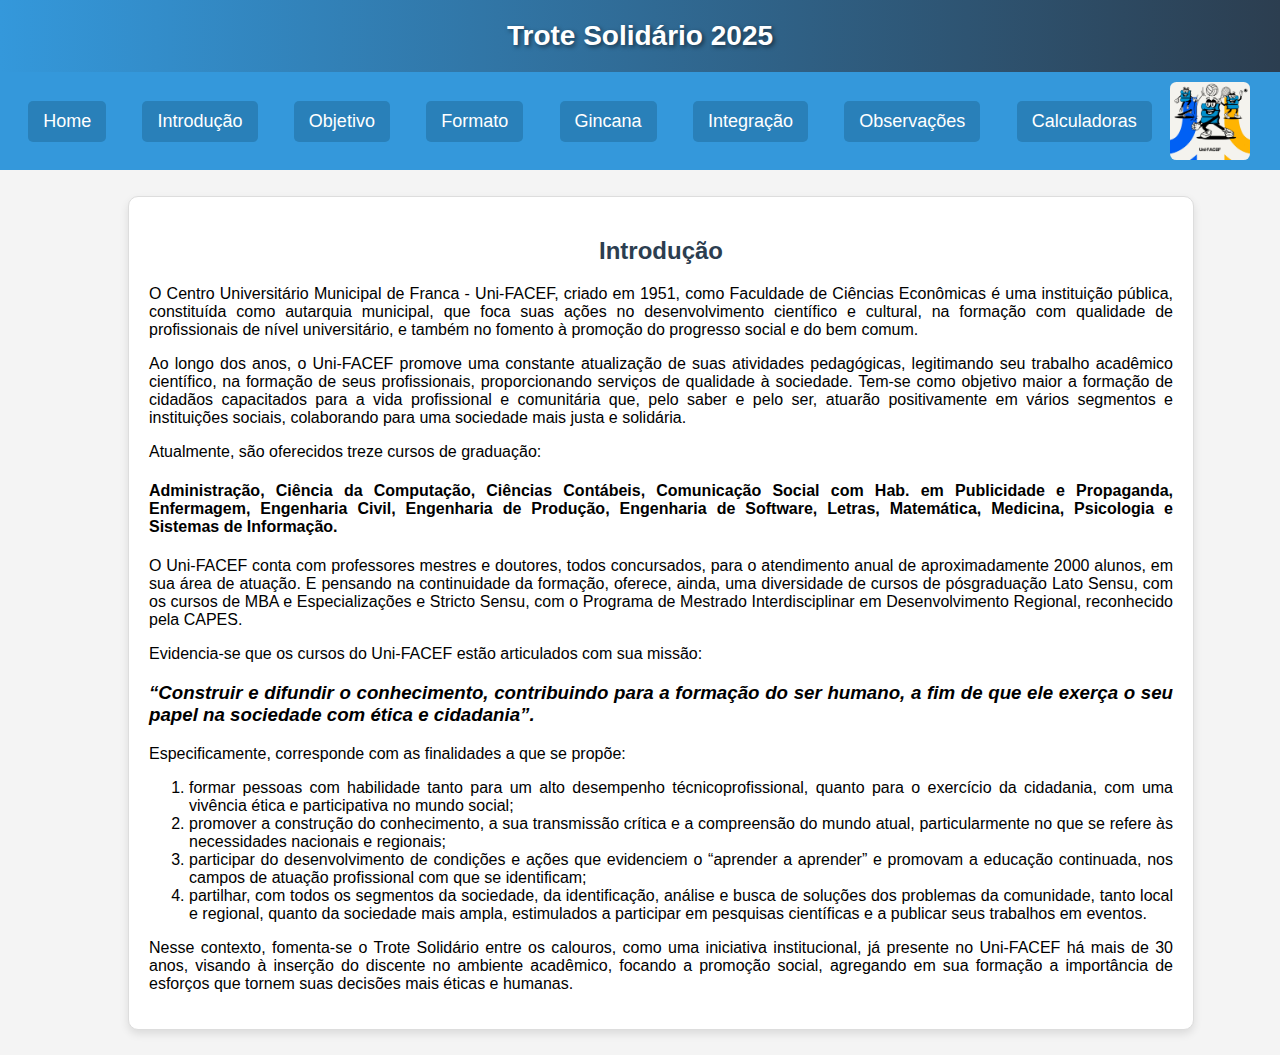
<file: trotesolidario/intro.html>
<!DOCTYPE html>
<html lang="pt-br">
    <head>
        <meta charset="UTF-8">
        <meta name="viewport" content="width=device-width, initial-scale=1.0">
        <title>Trote Solidário Uni-FACEF</title>
        <link rel="stylesheet" href="styles.css"/>  
    </head>
<body>
    <header>
        Trote Solidário 2025
    </header>
    <nav>
        <div id="links-menu">
            <a href="index.html">Home</a>
            <a href="intro.html">Introdução</a>
            <a href="objetivo.html">Objetivo</a>
            <a href="formato.html">Formato</a>
            <a href="gincana.html">Gincana</a>
            <a href="integracao.html">Integração</a>
            <a href="observacao.html">Observações</a>
            <a href="calculadora.html">Calculadoras</a>
        </div>
        <img src="trote.jpg" alt="Trote Solidário"/>
    </nav>
    <!--class podemos reutilizar o estilo,id nao-->
    <div class="container">
        <h2>Introdução  </h2>
        <p>O Centro Universitário Municipal de Franca - Uni-FACEF, criado em 1951, como
            Faculdade de Ciências Econômicas é uma instituição pública, constituída como autarquia
            municipal, que foca suas ações no desenvolvimento científico e cultural, na formação com
            qualidade de profissionais de nível universitário, e também no fomento à promoção do
            progresso social e do bem comum.
        </p>
        <p>Ao longo dos anos, o Uni-FACEF promove uma constante atualização de suas
            atividades pedagógicas, legitimando seu trabalho acadêmico científico, na formação de
            seus profissionais, proporcionando serviços de qualidade à sociedade. Tem-se como
            objetivo maior a formação de cidadãos capacitados para a vida profissional e comunitária
            que, pelo saber e pelo ser, atuarão positivamente em vários segmentos e instituições
            sociais, colaborando para uma sociedade mais justa e solidária.
        </p>
        <p>Atualmente, são oferecidos treze cursos de graduação:<h4>Administração, Ciência da
            Computação, Ciências Contábeis, Comunicação Social com Hab. em Publicidade e
            Propaganda, Enfermagem, Engenharia Civil, Engenharia de Produção, Engenharia de
            Software, Letras, Matemática, Medicina, Psicologia e Sistemas de Informação.</h4>
        </p>
        <p>O Uni-FACEF conta com professores mestres e doutores, todos concursados, para
            o atendimento anual de aproximadamente 2000 alunos, em sua área de atuação. E
            pensando na continuidade da formação, oferece, ainda, uma diversidade de cursos de
            pósgraduação Lato Sensu, com os cursos de MBA e Especializações e Stricto Sensu, com o
            Programa de Mestrado Interdisciplinar em Desenvolvimento Regional, reconhecido pela
            CAPES.
        </p>
        <p>Evidencia-se que os cursos do Uni-FACEF estão articulados com sua missão:
           <h3><i>“Construir e difundir o conhecimento, contribuindo para a formação do ser humano,
            a fim de que ele exerça o seu papel na sociedade com ética e cidadania”.</i></h3> 
            Especificamente, corresponde com as finalidades a que se propõe:
        </p>
        <ol>
            <li>formar pessoas com habilidade tanto para um alto desempenho técnicoprofissional, quanto para o exercício da cidadania, com uma vivência ética e
                participativa no mundo social;
            </li>
            <li> promover a construção do conhecimento, a sua transmissão crítica e a
                compreensão do mundo atual, particularmente no que se refere às necessidades
                nacionais e regionais;
            </li>
            <li>participar do desenvolvimento de condições e ações que evidenciem o “aprender a
                aprender” e promovam a educação continuada, nos campos de atuação profissional
                com que se identificam;
            </li>
            <li>partilhar, com todos os segmentos da sociedade, da identificação, análise e busca
                de soluções dos problemas da comunidade, tanto local e regional, quanto da
                sociedade mais ampla, estimulados a participar em pesquisas científicas e a
                publicar seus trabalhos em eventos.
            </li>
        </ol>
        <p>Nesse contexto, fomenta-se o Trote Solidário entre os calouros, como uma iniciativa
            institucional, já presente no Uni-FACEF há mais de 30 anos, visando à inserção do
            discente no ambiente acadêmico, focando a promoção social, agregando em sua formação
            a importância de esforços que tornem suas decisões mais éticas e humanas. 
        </p>

    </div>
</body>
</html>
</file>
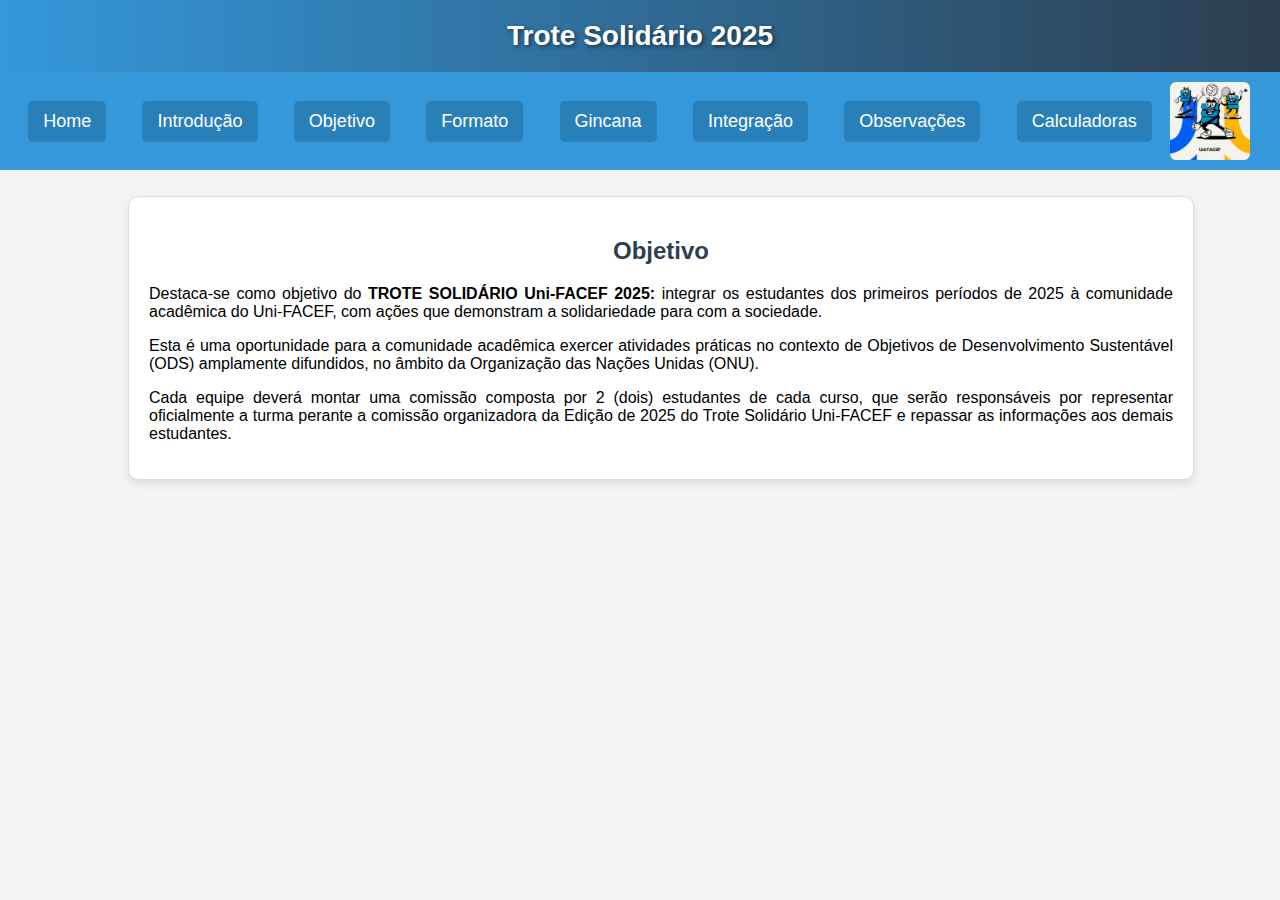
<file: trotesolidario/objetivo.html>
<!DOCTYPE html>
<html lang="pt-br">
    <head>
        <meta charset="UTF-8">
        <meta name="viewport" content="width=device-width, initial-scale=1.0">
        <title>Trote Solidário Uni-FACEF</title>
        <link rel="stylesheet" href="styles.css"/>  
    </head>
<body>
    <header>
        Trote Solidário 2025
    </header>
    <nav>
        <div id="links-menu">
            <a href="index.html">Home</a>
            <a href="intro.html">Introdução</a>
            <a href="objetivo.html">Objetivo</a>
            <a href="formato.html">Formato</a>
            <a href="gincana.html">Gincana</a>
            <a href="integracao.html">Integração</a>
            <a href="observacao.html">Observações</a>
            <a href="calculadora.html">Calculadoras</a>
        </div>
        <img src="trote.jpg" alt="Trote Solidário"/>
    </nav>
    <!--class podemos reutilizar o estilo,id nao-->
    <div class="container">
        <h2>Objetivo   </h2>
        <p>Destaca-se como objetivo do <b>TROTE SOLIDÁRIO Uni-FACEF 2025:</b> integrar os
            estudantes dos primeiros períodos de 2025 à comunidade acadêmica do Uni-FACEF,
            com ações que demonstram a solidariedade para com a sociedade.            
        </p>
        <p>Esta é uma oportunidade para a comunidade acadêmica exercer atividades
            práticas no contexto de Objetivos de Desenvolvimento Sustentável (ODS) amplamente
            difundidos, no âmbito da Organização das Nações Unidas (ONU).
            
        </p>
        <p>Cada equipe deverá montar uma comissão composta por 2 (dois) estudantes de
            cada curso, que serão responsáveis por representar oficialmente a turma perante a
            comissão organizadora da Edição de 2025 do Trote Solidário Uni-FACEF e repassar as
            informações aos demais estudantes.
        </p>
    </div>
</body>
</html>
</file>
<file: aula1_html/style.css>
body {
    font-family: Arial, sans-serif;
    background-color: #f4f4f4;
    margin: 0;
    padding: 0;
    display: flex;
    justify-content: center;
    align-items: center;
    height: 100vh;
}

.main-container {
    display: flex;
    background-color: #fff;
    border-radius: 10px;
    box-shadow: 0 4px 8px rgba(0, 0, 0, 0.1);
    max-width: 800px;
    width: 100%;
    padding: 20px;
}

.left-container {
    flex: 1;
    text-align: center;
    padding: 20px;
    border-right: 2px solid #eee;
}

.right-container {
    flex: 2;
    padding: 20px;
}

.profile-img {
    width: 150px;
    height: 150px;
    border-radius: 50%;
    margin-bottom: 15px;
}

h2 {
    margin: 10px 0;
    font-size: 24px;
    color: #333;
}

p {
    font-size: 16px;
    color: #666;
    line-height: 1.6;
}

.contact-section, .info-section {
    margin-top: 20px;
    text-align: left;
}

h3 {
    font-size: 20px;
    color: #333;
    margin-bottom: 10px;
}

button {
    background-color: #007bff;
    color: #fff;
    border: none;
    padding: 10px 20px;
    border-radius: 5px;
    cursor: pointer;
    font-size: 16px;
    margin-top: 20px;
}

button:hover {
    background-color: #0056b3;
}
</file>
<file: trotesolidario/styles.css>
body {
    font-family: Arial, Helvetica, sans-serif;
    margin: 0;
    padding: 0;
    background-color: #f4f4f4;
    text-align: center;
}

header {
    background: linear-gradient(90deg, #3498DB, #2C3E50);
    color: white;
    padding: 20px 0;
    font-size: 28px;
    font-weight: bold;
    text-shadow: 2px 2px 4px rgba(0, 0, 0, 0.5);
    text-align: center;
    box-shadow: 0 4px 6px rgba(0, 0, 0, 0.1);
}

nav {
    background-color: #3498DB;
    padding: 10px;
    display: flex;
    justify-content: space-between;
    align-items: center;
}

#links-menu {
    display: flex;
    flex: 1;
    justify-content: space-around;
}

nav a {
    color: white;
    text-decoration: none;
    padding: 10px 15px;
    font-size: 18px;
    background: #2980B9;
    border-radius: 5px;
    transition: background 0.3s ease;
}

nav a:hover {
    background: #1C5980;
}

img {
    width: 80px;
    height: auto;
    border-radius: 8%;
    margin-right: 20px;
}

.container {
    width: 80%;
    background-color: white;
    border: 1px solid #ddd;
    border-radius: 10px;
    justify-content: center;
    align-items: center;
    margin-left: 10%;
    margin-right: 10%;
    text-align: justify;
    padding: 20px;
    margin-top: 2%;
    margin-bottom: 2%;
    box-shadow: 0 4px 8px rgba(0, 0, 0, 0.1);
}

h2 {
    text-align: center;
    color: #2C3E50;
}

.table {
    width: 100%;
    border-collapse: collapse;
    margin: 20px 0;
    font-size: 1em;
    min-width: 400px;
    border-radius: 5px 5px 0 0;
    overflow: hidden;
    box-shadow: 0 0 20px rgba(0, 0, 0, 0.1);
}

.table th, .table td {
    padding: 12px 15px;
    text-align: center;
    border: 1px solid #ddd;
}

.table thead tr {
    background-color: #3498DB;
    color: white;
    text-align: center;
    font-weight: bold;
}

.table tbody tr {
    border-bottom: 1px solid #ddd;
}

.table tbody tr:nth-of-type(even) {
    background-color: #f9f9f9;
}

.table tbody tr:hover {
    background-color: #f1f1f1;
}

.laranja {
    background-color: #FFA500;
    color: black;
}

.azul {
    background-color: #3498DB;
    color: white;
}

.preta {
    background-color: #2C3E50;
    color: white;
}

.roxa {
    background-color: #9B59B6;
    color: white;
}

.verde {
    background-color: #2ECC71;
    color: white;
}

.vermelha {
    background-color: #E74C3C;
    color: white;
}

.infobox {
    border: 2px solid #3498DB;
    border-radius: 10px;
    padding: 20px;
    margin: 20px 0;
    background-color: #f9f9f9;
    box-shadow: 0 4px 8px rgba(0, 0, 0, 0.1);
}

.legenda {
    font-size: 0.9em;
    color: #555;
}
</file>
